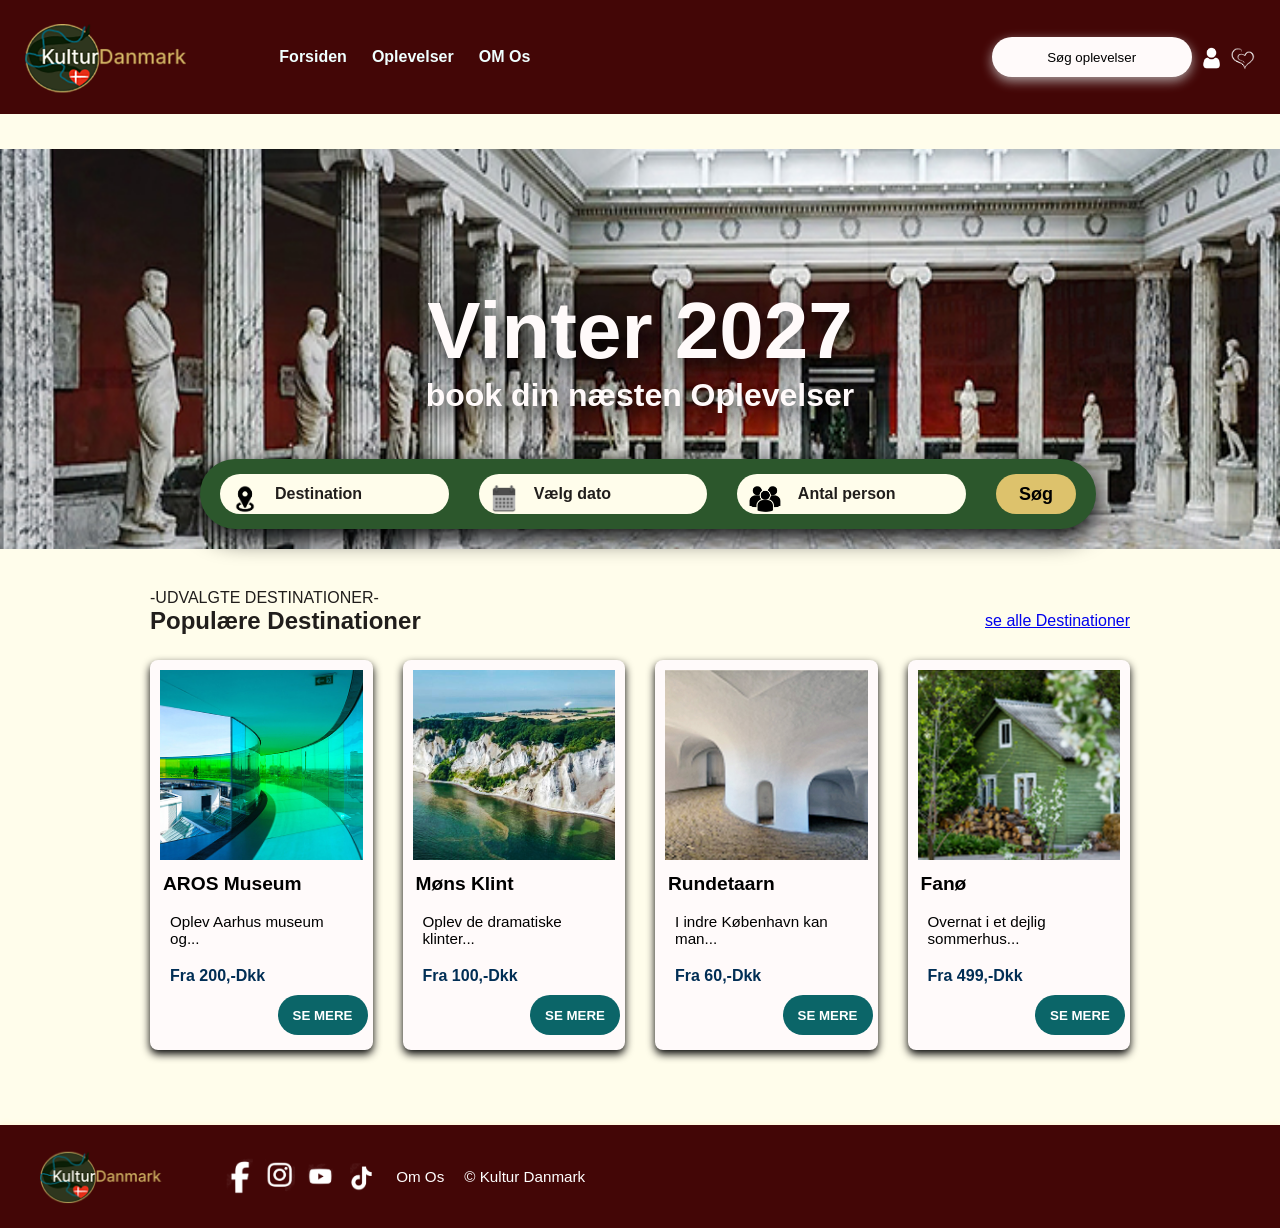
<file: index.html>
<!DOCTYPE html>
<html lang="da">
<head>
    <meta charset="UTF-8">
    <meta name="viewport" content="width=device-width, initial-scale=1.0">
    <title>Kultur Danmark</title>
    <link rel="stylesheet" href="Css/style.css">
</head>
<body>
    <header>
          
         
        
             <div class="logo">
                <a href="index.html">
                <img src="images/Logo 2.png" alt="logo"></a>
                </div>
             <nav>
            <ul>
                <li><a href="index.html">Forsiden</a></li>
                <li><a href="oplevelser.html">Oplevelser</a></li>
                <li><a href="omos.html">OM Os</a></li>
            </ul> 
             </nav> 
             
             <div class="nav-actions">
                                 
                <button class="search-btn-top">Søg oplevelser</button>
            
           
         <div class="nav-actions img">
            <img src="images/mand.png" alt="mand">
            <img src="images/hjert.png" alt="hjert">
            </div>
         </div>
         

              </header>  
              
              </section>
              
             <main>
                <section class="banner">
                    
                    <div class="banner-content">
                    <h1>Vinter 2027</h1>
                    <p> book din næsten Oplevelser</p>
                    </div>
                    <img src="images/hovedbanner 4.jpg" alt="banner">
                    
                        </div>
                        <div class="search-bar-box">
                        <div class="search-field">
                            <img src="images/location.png" alt="Destination">
                     <span>Destination</span>
    </div>

    <div class="search-field">
        <img src="images/calender.png.png" alt="dato">
        
        <span> Vælg dato</span>
         </div>
        <div class="search-field">
        <img src="images/mand1.png" alt="antal person">
        <span> Antal person</span>
        </div>
   
        <div class="søg">
            <button class="search-submit">Søg</button>

        </div>

    
                    </section>
              
             <section class="destinations-section">
                <p>-UDVALGTE DESTINATIONER-</p>
                <div class="destinations-title-row">
                <h2>Populære Destinationer</h2>
                <a href="#">se alle Destinationer</a>
                </div>
                
                <div class="oplevelser-list">
                    
                    <div class="oplev">
                    <img src="images/Aarhus.jpg" alt="AROS Museum">
                    <h3>AROS Museum</h3>
                    <p>Oplev Aarhus  museum og...</p>
                    <span class="price"> Fra 200,-Dkk</span>
                    <button class="knap">SE MERE</button>
                     </div>
                           
                     
                    <div class="oplev">
                    <img src="images/mnstklin.jpg" alt="Møns Klints">
                    <h3>Møns Klint</h3>
                    <p>Oplev de dramatiske klinter...</p>
                     <span class="price"> Fra 100,-Dkk</span>
                 <button class="knap">SE MERE</button>
                     </div>
                                 
                      
                    <div class="oplev">
                    <img src="images/runderatn.jpg" alt="Billund Legoland">
                    <h3>Rundetaarn</h3>
                    <p> I indre København kan man...</p>
                    <span class="price"> Fra 60,-Dkk</span>
                    <button class="knap">SE MERE</button> 
                     </div>
                
                
                     
                    <div class="oplev">
                    <img src="images/fano.jpg" alt="Mønsk Klin">
                    <h3>Fanø</h3>
                    <p> Overnat i et dejlig sommerhus...</p>
                    <span class="price"> Fra 499,-Dkk</span>
                    <button class="knap">SE MERE</button>
                     
                </div>
                 </div>
             </section> 
               
    
    </main> 
    <footer class="footer">
        <div class="footer-container">
            <A href="index.html">
            <img src="images/Logo 2.png" alt="logo"></A>
        <div class="footer-logo-shaps"></div>
        <div class="social-icons">
            <img src="images/facebook.png" alt="facebook">
                <img src="images/instagram.png" alt="instagram">
                    <img src="images/youtube.png" alt="youtube">
                        <img src="images/tiktok.png" alt="tiktok">
             
            </div>
            <div class="footer-link">
                <a href="omos.html">Om Os</a>
        </div>
        <div class=foter-copy"> 
        <p>© Kultur Danmark</p>
        </div>
        </div>
        
    </footer>
   </body>
</html>
</file>
<file: Css/style.css>
*{
    margin: 0;
    padding: 0;
    box-sizing: border-box;
     font-family: inter, sans-serif;
}
body{
       background-color: #FFFDEB;
    color: #211e1c;
    }
    
header{
      
    justify-content: space-between;
    width:100%;
      display: flex;
    align-items: center;
      padding: 15px 25px;
      
    background-color: #430606;
    
    
 
   }
   
   .logo img{
          
      height: 80px; 
     width: auto;
    
   }
   
 ul{
           list-style: none;
        display: flex;
      gap: 25px;
     color: #fffcfc;
    font-weight: bolder;
 padding-right: 400px;
    
}
   li a{
    text-decoration: none;
          
    color: azure;
    font-weight: bold;

}
.nav-actions search{
    position: absolute;
    height: 15px;
    margin-right: 100px;
    
    
 }
.nav-actions {

    display: flex;
    color: #f4f0f0;
  align-items: center;
        
    height: 80px;
    border-radius: 50px;
     

}

.nav-actions img{
    height: 25px;
    gap: 15px;
    padding-left: 10px;
}
.search-btn-top{
  color: #000;
    background-color: #fffafa;
    
    border-radius: 50px;
      width: 200px;
      height: 40px;
      box-shadow: 0 4px 12px rgb(172, 159, 159);
      float: right;
      border: none;
}

.banner{
    position: relative;
    width: 100%;
    height: 400px;
 }
.banner img{
    width: 100%;
    height: 100%;
 margin-top: 35px;
    
    display: block;
}
.banner-content{
    position: absolute;
    top: 50%;
    left: 50%;
    transform: translate(-50%, -50%);
    text-align: center;
    color: #fffafa;
    
    width: 100%;
}
.banner-content h1{
     
    font-size: 5rem;
    font-weight: bold;
    text-shadow: 0 8px 25px rgb(0, 0, 0);
     
}
.banner-content p{
    font-size: 2rem;
   
}

.search-bar-box{
    position: absolute;
     justify-content: space-between;
     
    background-color: #2c572c;
    padding: 15px 20px;
    border-radius: 50px;
      width: 70%;
    align-items: center;
    display: flex;
    gap: 30px;
    bottom: 20px;
    font-weight: bolder;
    box-shadow: 0 8px 25px rgb(0, 0, 0);
    
    margin-left: 200px;
    justify-content: space-around;
        
    
   
  }

   
  .search-field{
    position: relative;
    height: 40px;
       
       display: flex;
       flex: 1;
       justify-content: flex-start;
    align-items: center;
    padding: 5px 10px;
    border-radius: 50px;
    background-color: #FFFDEB;
   
    align-items: center;
    gap: 15px;
    box-shadow: 0 4 8px #000;
    
        
  }
 
   .search-bar-box img{
    position: relative;
    display:25px;
    width: auto;
    margin-bottom: 25px;
   
    
  }
   

.search-bar-box .search-submit{
    height: 40px;
    width: 80px;
    background-color: #ddc26c;
    border-radius: 50px;
    font-size: large;
    font-weight: bolder;
    border: none;
}
.search-submit:hover {
    background-color: #479247;  
}
.banner-content p{
   
    font-weight: bolder;
    text-shadow: 0 8px 25px rgb(0, 0, 0);

}
.destinations-section{
    padding: 40px 150px 40px;
   width: 100%;
    
   }
   
 
.destinations-title-row{
    display: flex;
    justify-content:space-between;
    align-items: center;
    margin-bottom: 25px;
   
    
   
}
.oplevelser-list{
    display: flex;
    justify-content: center;
    gap: 30px;
}
.oplev{
    border: #fffafa;
    border-radius: 8px;
    overflow: hidden;
    width: 260px;
    height: 390px;
    box-shadow: 0 4px 8px #000;
    transition: 0.3s ease;
    background-color: #fffafa;
    padding: 5px 5px;
}
 
.oplev img{
    width: 100%;
    height: 200px;
    object-fit: cover;
    display: block;
    padding: 5px 5px;
}

.oplev h3{
    font-size: 1.2rem;
    color: #000;
    padding: 8px 8px;
}
.oplev p{
    font-size: 0.95rem;
    color: #000;
    padding: 10px 15px;
}
 
.oplev:hover{
    transform: translateY(-5px);
}
.oplev .price{
   display: flex;
    font-weight: bold;
    color: rgb(1, 46, 85);
    padding: 10px 15px;
}
.knap{
    display: block;
    width: 90px;
    height: 40px;
    background-color: rgb(11, 101, 104);
    color: white;
    border: none;
    border-radius: 20px;
    font-weight: bolder;
    text-align: center;
    float: right;
    
}

.knap:hover{
    background-color: #0d3602;
}

footer{
    background-color: #430606;
    color: #ffffff;
    text-align: center;
    padding: 20px;
     margin-top: 35px;
     font-size: 0.95rem;
     box-shadow: 0 -2px 5px cornsilk;
}
.footer-container{
    width: 100%;
    padding: 0 20px;
    display: flex;
  align-items: center;
    gap: 20px;

}
.footer-container img{
    height: 60px; 
     width: auto;
     object-fit: contain;

}
.social-icons{
        color: #fffafa;
    display: flex;
    font-size: 1.2rem;
    gap: 10px;

    
}
.social-icons img{
    height: 40px;
    
}
 
.footer-link a{
    color: #fffcfc;
    font-weight: 200;
    text-decoration: none;
}
.footer-copy{
    color: #ffffff;
}
</file>
